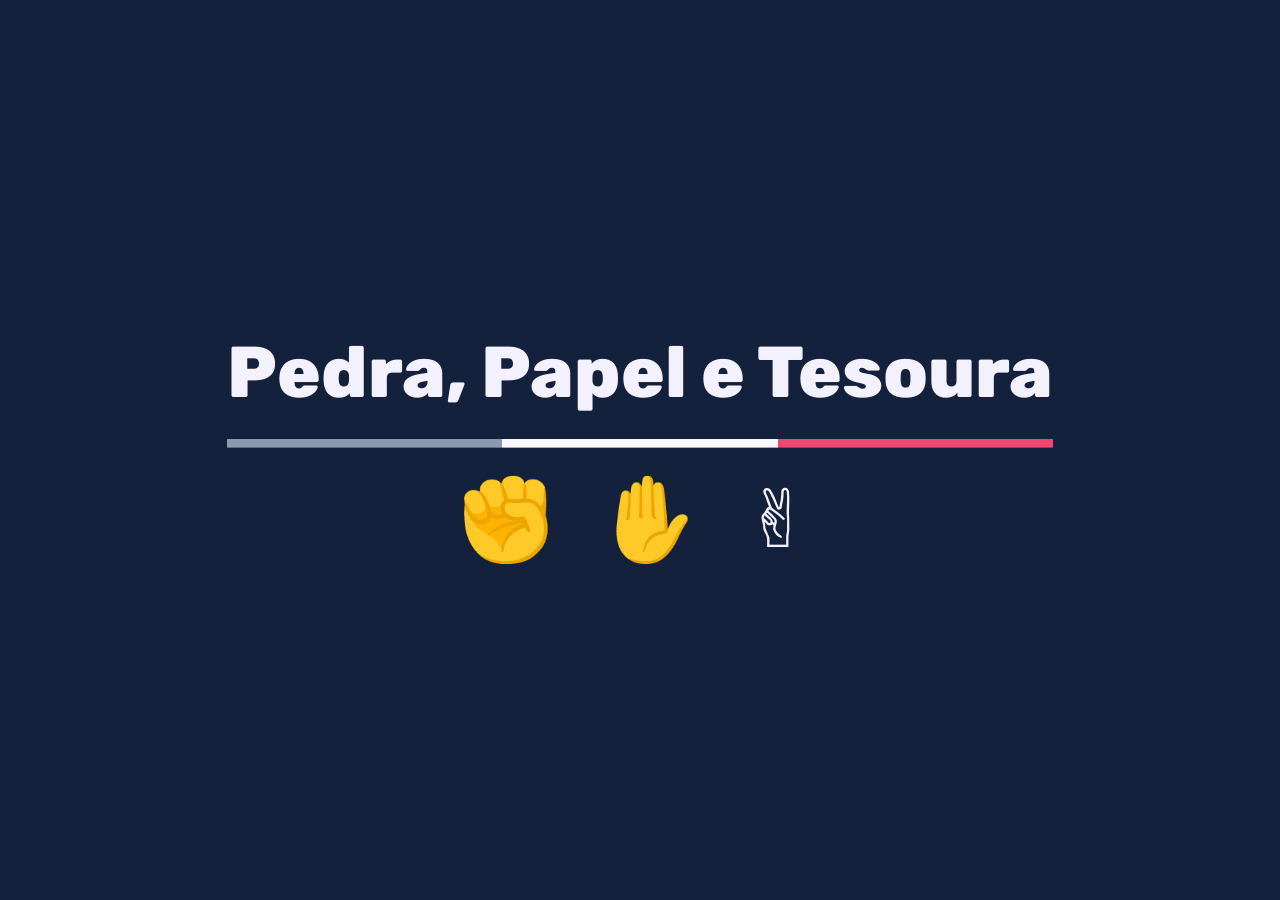
<file: Atividade7/index.html>
<!DOCTYPE html>
<html lang="pt-BR">
<head>
    <meta charset="UTF-8">
    <meta name="viewport" content="width=device-width, initial-scale=1.0">
        <link rel="stylesheet" href="style.css">

    <title>Pedra, Papel e Tesoura</title>
</head>
<body>
<script src="pedra_papel_tesousa.js" defer></script>
</body>
</html>
</file>
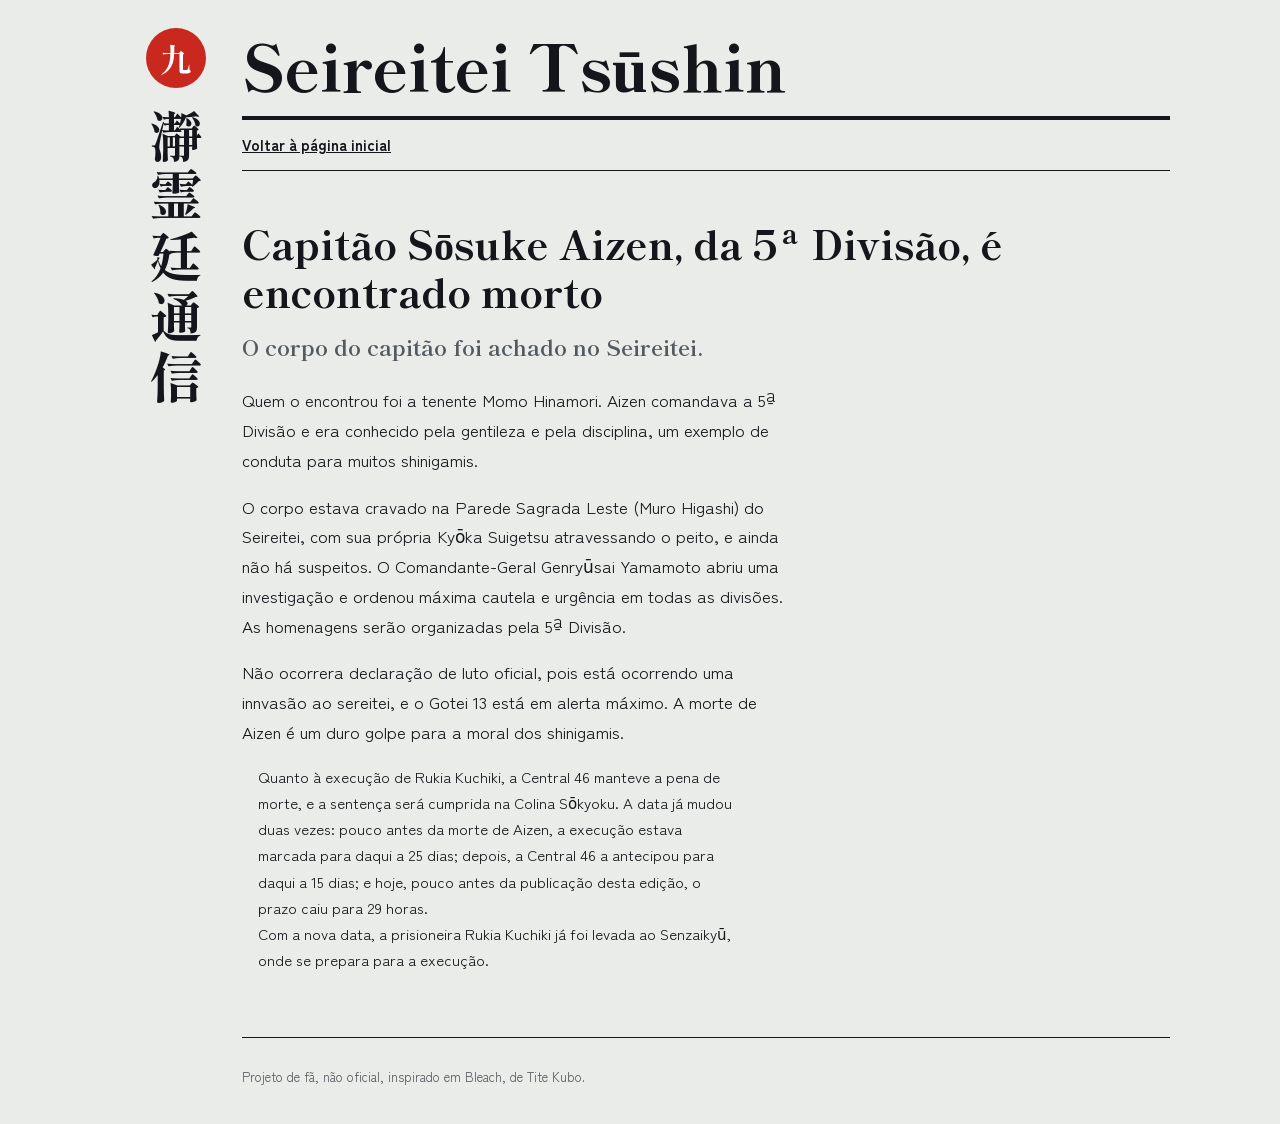
<file: atividade 4/aizen.html>
<!DOCTYPE html>
<html lang="pt-BR">

<head>
    <meta charset="utf-8">
    <meta name="viewport" content="width=device-width, initial-scale=1">
    <title>Aizen é encontrado morto | Seireitei Tsūshin</title>
    <link rel="stylesheet" href="style.css">
</head>

<body>
    <div class="wrap">
        <header class="rail"><a class="seal" href="index.html" aria-label="Página inicial">九</a>
            <p class="jp" lang="ja">瀞霊廷通信</p>
        </header>
        <main>
            <div class="head"><a class="brand" href="index.html">Seireitei Tsūshin</a></div>
            <nav><a href="index.html">Voltar à página inicial</a></nav>
            <article>
                <div class="txt">
                    <h1>Capitão Sōsuke Aizen, da 5ª Divisão, é encontrado morto</h1>
                    <p class="lede">O corpo do capitão foi achado no Seireitei.</p>
                    <p>Quem o encontrou foi a tenente Momo Hinamori. Aizen comandava a 5ª Divisão e era conhecido pela
                        gentileza e pela disciplina, um exemplo de conduta para muitos shinigamis.</p>
                    <p>O corpo estava cravado na Parede Sagrada Leste (Muro Higashi) do Seireitei, com sua própria Kyōka Suigetsu atravessando o peito, e ainda não há suspeitos. O Comandante-Geral Genryūsai
                        Yamamoto abriu uma investigação e ordenou máxima cautela e urgência em todas as divisões. As homenagens
                        serão organizadas pela 5ª Divisão.</p>
                    <p>Não ocorrera declaração de luto oficial, pois está ocorrendo uma innvasão ao sereitei, e o Gotei 13 está em alerta máximo. A morte de Aizen é um duro golpe para a moral dos shinigamis.</p>
                   <p class="note2">Quanto à execução de Rukia Kuchiki, a Central 46 manteve a pena de morte, e a sentença será cumprida na Colina Sōkyoku. A data já mudou duas vezes: pouco antes da morte de Aizen, a execução estava marcada para daqui a 25 dias; depois, a Central 46 a antecipou para daqui a 15 dias; e hoje, pouco antes da publicação desta edição, o prazo caiu para 29 horas.<br>
                   Com a nova data, a prisioneira Rukia Kuchiki já foi levada ao Senzaikyū, onde se prepara para a execução.</p>
            
                </div>
            </article>
            <footer>Projeto de fã, não oficial, inspirado em Bleach, de Tite Kubo.</footer>
        </main>
    </div>
</body>

</html>
</file>
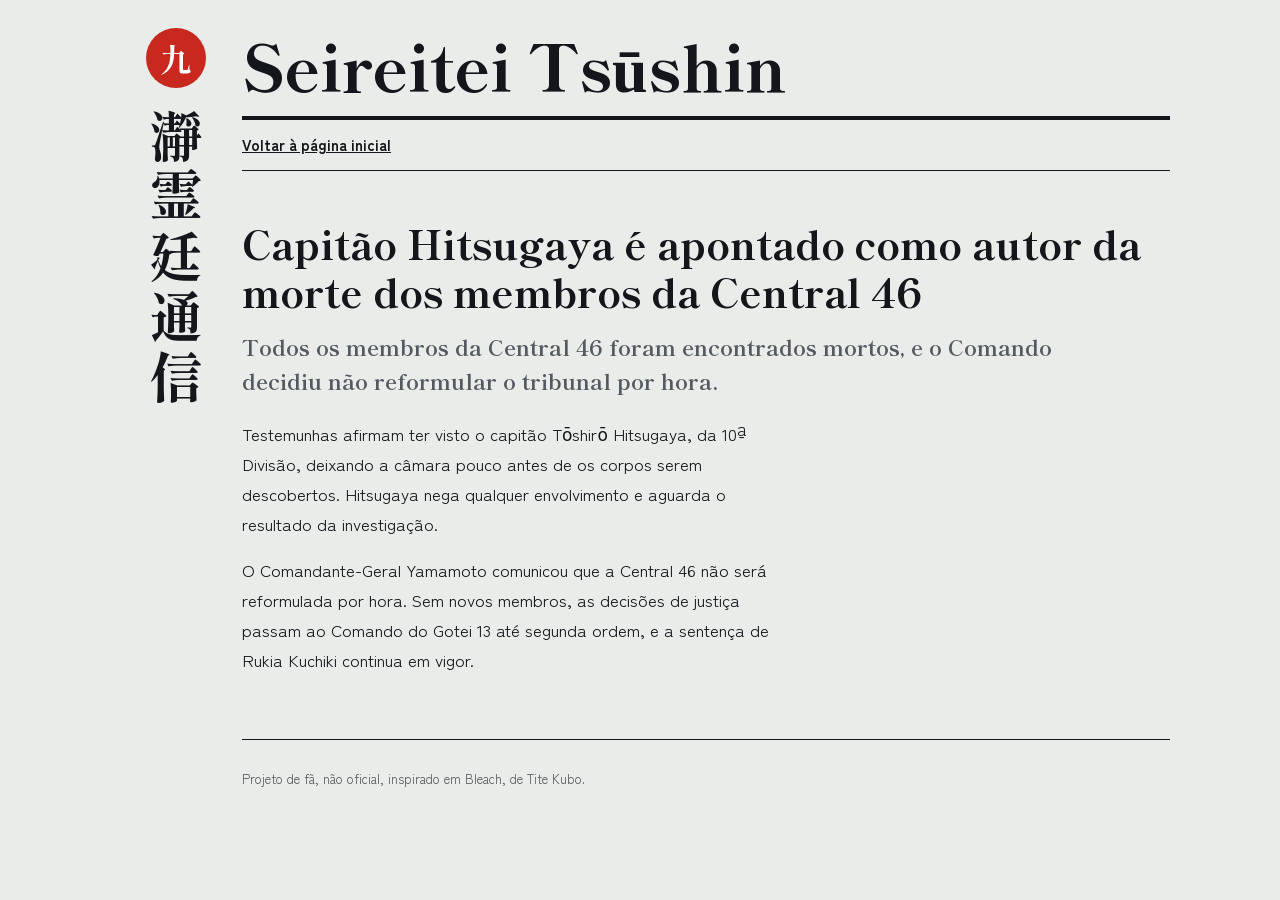
<file: atividade 4/central46.html>
<!DOCTYPE html>
<html lang="pt-BR">

<head>
    <meta charset="utf-8">
    <meta name="viewport" content="width=device-width, initial-scale=1">
    <title>Hitsugaya e a Central 46 | Seireitei Tsūshin</title>
    <link rel="stylesheet" href="style.css">
</head>

<body>
    <div class="wrap">
        <header class="rail"><a class="seal" href="index.html" aria-label="Página inicial">九</a>
            <p class="jp" lang="ja">瀞霊廷通信</p>
        </header>
        <main>
            <div class="head"><a class="brand" href="index.html">Seireitei Tsūshin</a></div>
            <nav><a href="index.html">Voltar à página inicial</a></nav>
            <article>
                <div class="txt">
                    <h1>Capitão Hitsugaya é apontado como autor da morte dos membros da Central 46</h1>
                    <p class="lede">Todos os membros da Central 46 foram encontrados mortos, e o Comando decidiu não
                        reformular o tribunal por hora.</p>
                    <p>Testemunhas afirmam ter visto o capitão Tōshirō Hitsugaya, da 10ª Divisão, deixando a câmara
                        pouco antes de os corpos serem descobertos. Hitsugaya nega qualquer envolvimento e aguarda o
                        resultado da investigação.</p>
                    <p>O Comandante-Geral Yamamoto comunicou que a Central 46 não será reformulada por hora. Sem novos membros,
                        as decisões de justiça passam ao Comando do Gotei 13 até segunda ordem, e a sentença de Rukia
                        Kuchiki continua em vigor.</p>
                </div>
            </article>
            <footer>Projeto de fã, não oficial, inspirado em Bleach, de Tite Kubo.</footer>
        </main>
    </div>
</body>

</html>
</file>
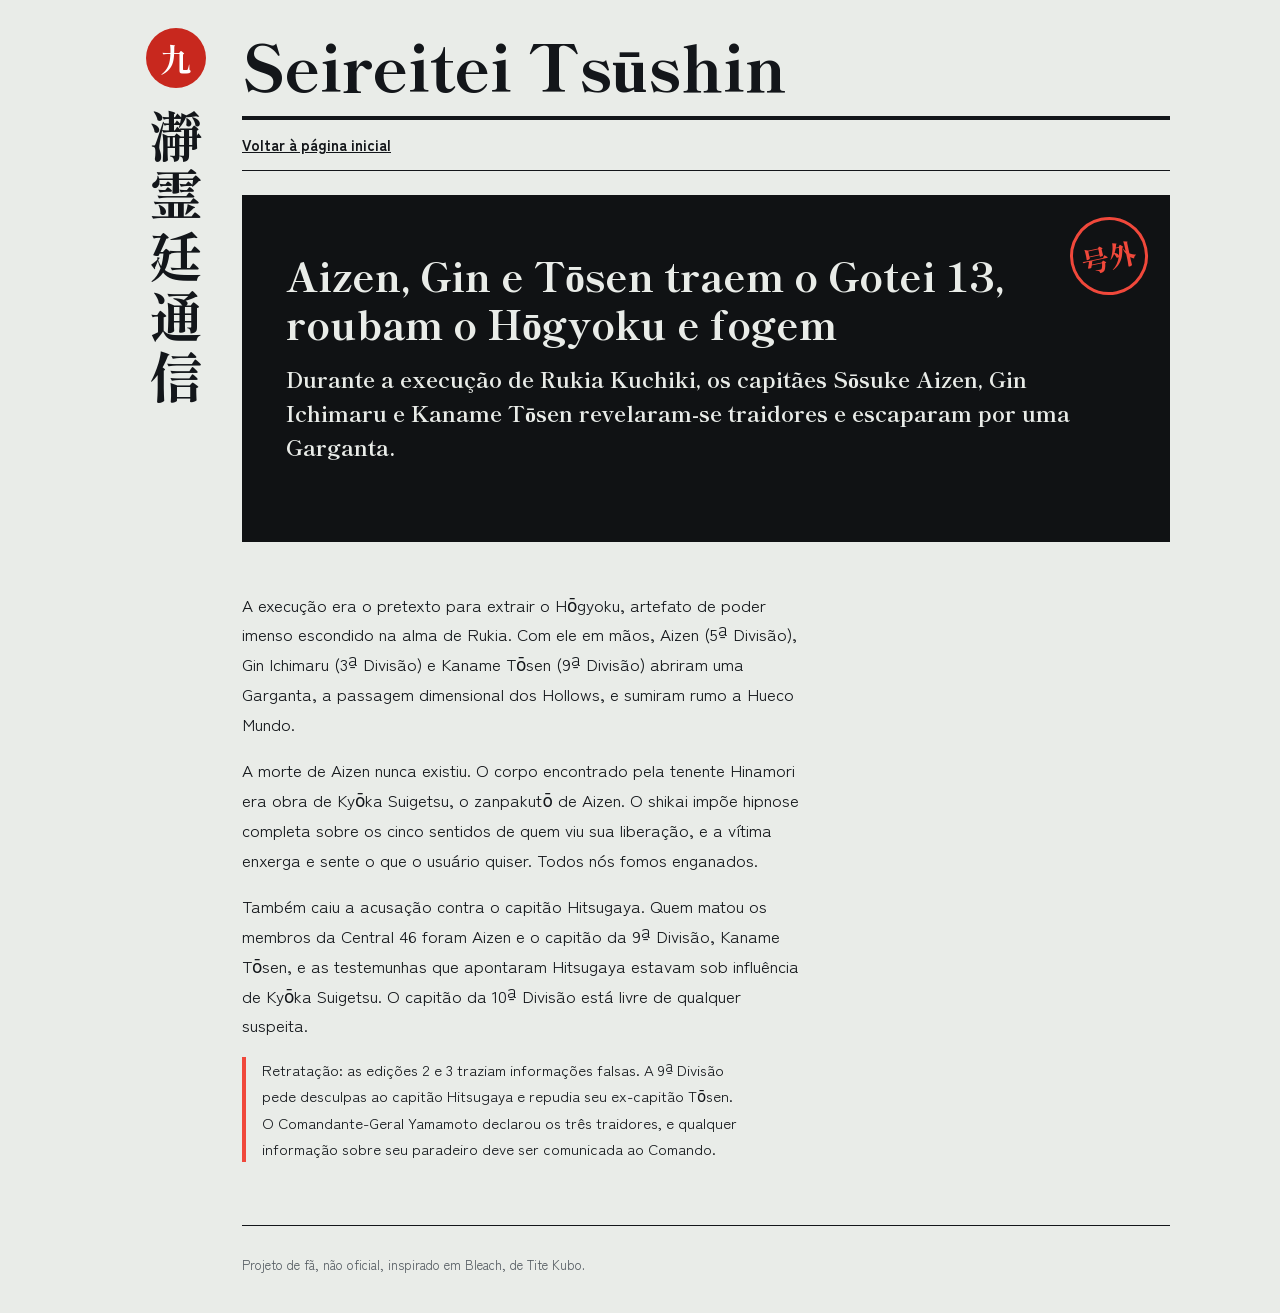
<file: atividade 4/extra.html>
<!DOCTYPE html>
<html lang="pt-BR">

<head>
    <meta charset="utf-8">
    <meta name="viewport" content="width=device-width, initial-scale=1">
    <title>Edição extra: a traição | Seireitei Tsūshin</title>
    <link rel="stylesheet" href="style.css">
</head>

<body>
    <div class="wrap">
        <header class="rail"><a class="seal" href="index.html" aria-label="Página inicial">九</a>
            <p class="jp" lang="ja">瀞霊廷通信</p>
        </header>
        <main>
            <div class="head"><a class="brand" href="index.html">Seireitei Tsūshin</a></div>
            <nav><a href="index.html">Voltar à página inicial</a></nav>
            <article class="extra">
                <div class="stamp" aria-hidden="true">号外</div>
                <div class="txt">
                    <h1>Aizen, Gin e Tōsen traem o Gotei 13, roubam o Hōgyoku e fogem</h1>
                    <p class="lede">Durante a execução de Rukia Kuchiki, os capitães Sōsuke Aizen, Gin Ichimaru e Kaname
                        Tōsen revelaram-se traidores e escaparam por uma Garganta.</p>
                </div>
            </article>
            <article>
                <div class="txt">
                    <p>A execução era o pretexto para extrair o Hōgyoku, artefato de poder imenso escondido na alma de
                        Rukia. Com ele em mãos, Aizen (5ª Divisão), Gin Ichimaru (3ª Divisão) e Kaname Tōsen (9ª
                        Divisão) abriram uma Garganta, a passagem dimensional dos Hollows, e sumiram rumo a Hueco
                        Mundo.</p>
                    <p>A morte de Aizen nunca existiu. O corpo encontrado pela tenente Hinamori era obra de Kyōka
                        Suigetsu, o zanpakutō de Aizen. O shikai impõe hipnose completa sobre os cinco sentidos de quem
                        viu sua liberação, e a vítima enxerga e sente o que o usuário quiser. Todos nós fomos
                        enganados.</p>
                    <p>Também caiu a acusação contra o capitão Hitsugaya. Quem matou os membros da Central 46 foram
                        Aizen e o capitão da 9ª Divisão, Kaname Tōsen, e as testemunhas que apontaram Hitsugaya estavam
                        sob influência de Kyōka Suigetsu. O capitão da 10ª Divisão está livre de qualquer suspeita.</p>
                    <p class="note">Retratação: as edições 2 e 3 traziam informações falsas. A 9ª Divisão pede desculpas
                        ao capitão Hitsugaya e repudia seu ex-capitão Tōsen. O Comandante-Geral Yamamoto declarou os
                        três traidores, e qualquer informação sobre seu paradeiro deve ser comunicada ao Comando.</p>
                </div>
            </article>
            <footer>Projeto de fã, não oficial, inspirado em Bleach, de Tite Kubo.</footer>
        </main>
    </div>
</body>

</html>
</file>
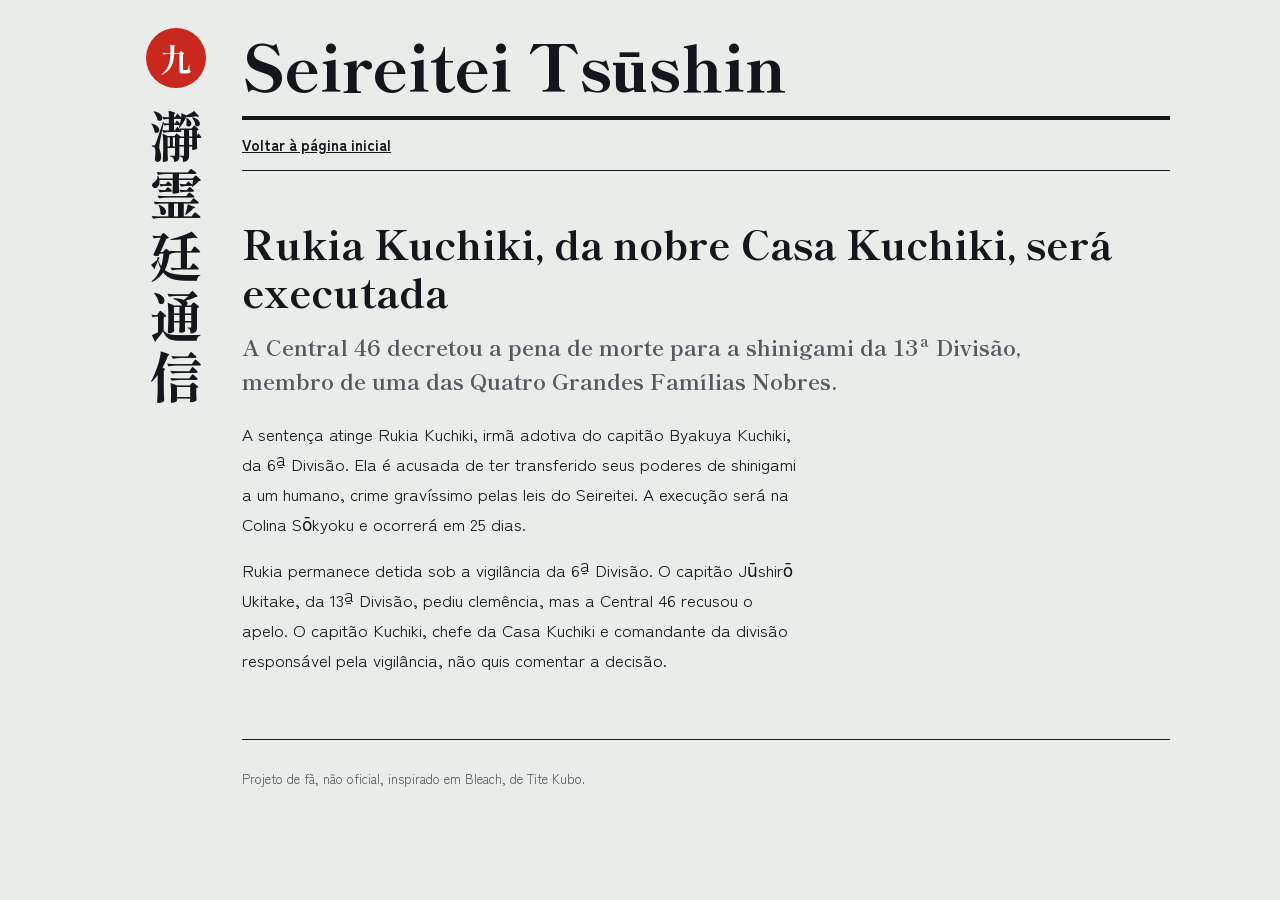
<file: atividade 4/rukia.html>
<!DOCTYPE html>
<html lang="pt-BR">

<head>
    <meta charset="utf-8">
    <meta name="viewport" content="width=device-width, initial-scale=1">
    <title>Rukia Kuchiki será executada | Seireitei Tsūshin</title>
    <link rel="stylesheet" href="style.css">
</head>

<body>
    <div class="wrap">
        <header class="rail"><a class="seal" href="index.html" aria-label="Página inicial">九</a>
            <p class="jp" lang="ja">瀞霊廷通信</p>
        </header>
        <main>
            <div class="head"><a class="brand" href="index.html">Seireitei Tsūshin</a></div>
            <nav><a href="index.html">Voltar à página inicial</a></nav>
            <article>
                <div class="txt">
                    <h1>Rukia Kuchiki, da nobre Casa Kuchiki, será executada</h1>
                    <p class="lede">A Central 46 decretou a pena de morte para a shinigami da 13ª Divisão, membro de uma
                        das Quatro Grandes Famílias Nobres.</p>
                    <p>A sentença atinge Rukia Kuchiki, irmã adotiva do capitão Byakuya Kuchiki, da 6ª Divisão. Ela é
                        acusada de ter transferido seus poderes de shinigami a um humano, crime gravíssimo pelas leis do
                        Seireitei. A execução será na Colina Sōkyoku e ocorrerá em 25 dias.</p>
                    <p>Rukia permanece detida sob a vigilância da 6ª Divisão. O capitão Jūshirō Ukitake, da 13ª Divisão, pediu clemência, mas a Central 46 recusou o    apelo. O capitão Kuchiki, chefe da Casa Kuchiki e comandante da divisão responsável pela vigilância, não quis comentar a decisão.</p>
                </div>
            </article>
            <footer>Projeto de fã, não oficial, inspirado em Bleach, de Tite Kubo.</footer>
        </main>
    </div>
</body>

</html>
</file>
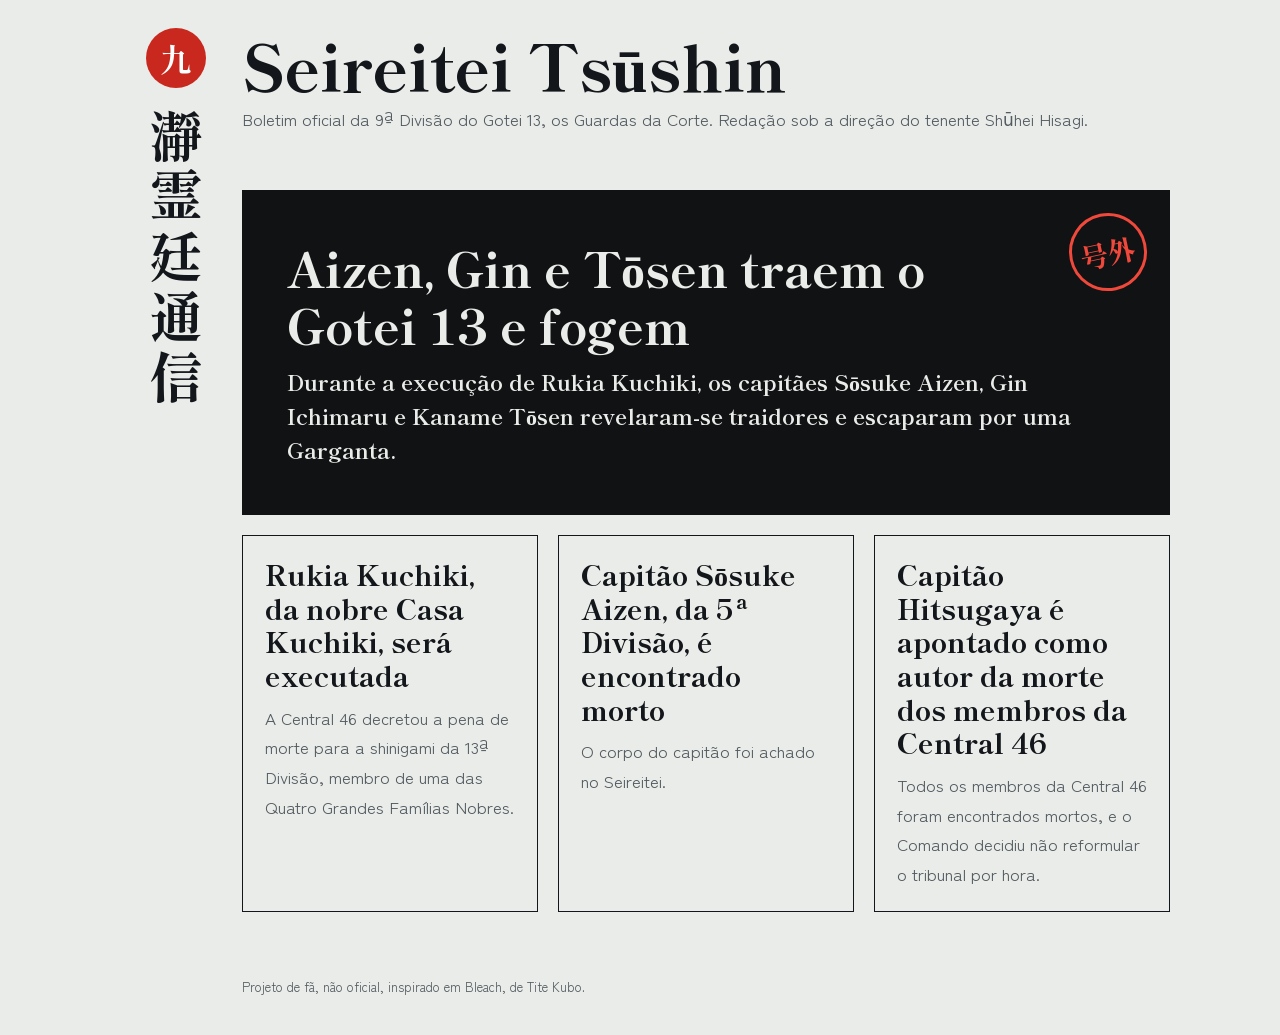
<file: atividade 4/Seireitei Tsūshin.html>
<!DOCTYPE html>
<html lang="pt-BR">

<head>
    <meta charset="utf-8">
    <meta name="viewport" content="width=device-width, initial-scale=1">
    <title>Seireitei Tsūshin</title>
    <link rel="stylesheet" href="style.css">
</head>

<body>
    <div class="wrap">
        <header class="rail"><span class="seal" aria-hidden="true">九</span>
            <p class="jp" lang="ja">瀞霊廷通信</p>
        </header>
        <main>
            <div class="head">
                <h1 class="brand">Seireitei Tsūshin</h1>
                <p>Boletim oficial da 9ª Divisão do Gotei 13, os Guardas da Corte. Redação sob a direção do tenente
                    Shūhei Hisagi.</p>
            </div>
            <section class="manchetes" aria-label="Manchetes">
                <a class="card destaque" href="extra.html"><span class="stamp" aria-hidden="true">号外</span>
                    <h2>Aizen, Gin e Tōsen traem o Gotei 13 e fogem</h2>
                    <p>Durante a execução de Rukia Kuchiki, os capitães Sōsuke Aizen, Gin Ichimaru e Kaname Tōsen
                        revelaram-se traidores e escaparam por uma Garganta.</p>
                </a>
                <a class="card" href="rukia.html">
                    <h2>Rukia Kuchiki, da nobre Casa Kuchiki, será executada</h2>
                    <p>A Central 46 decretou a pena de morte para a shinigami da 13ª Divisão, membro de uma das Quatro
                        Grandes Famílias Nobres.</p>
                </a>
                <a class="card" href="aizen.html">
                    <h2>Capitão Sōsuke Aizen, da 5ª Divisão, é encontrado morto</h2>
                    <p>O corpo do capitão foi achado no Seireitei.</p>
                </a>
                <a class="card" href="central46.html">
                    <h2>Capitão Hitsugaya é apontado como autor da morte dos membros da Central 46</h2>
                    <p>Todos os membros da Central 46 foram encontrados mortos, e o Comando decidiu não reformular o
                        tribunal por hora.</p>
                </a>
            </section>
            <footer>Projeto de fã, não oficial, inspirado em Bleach, de Tite Kubo.</footer>
        </main>
    </div>
</body>

</html>
</file>
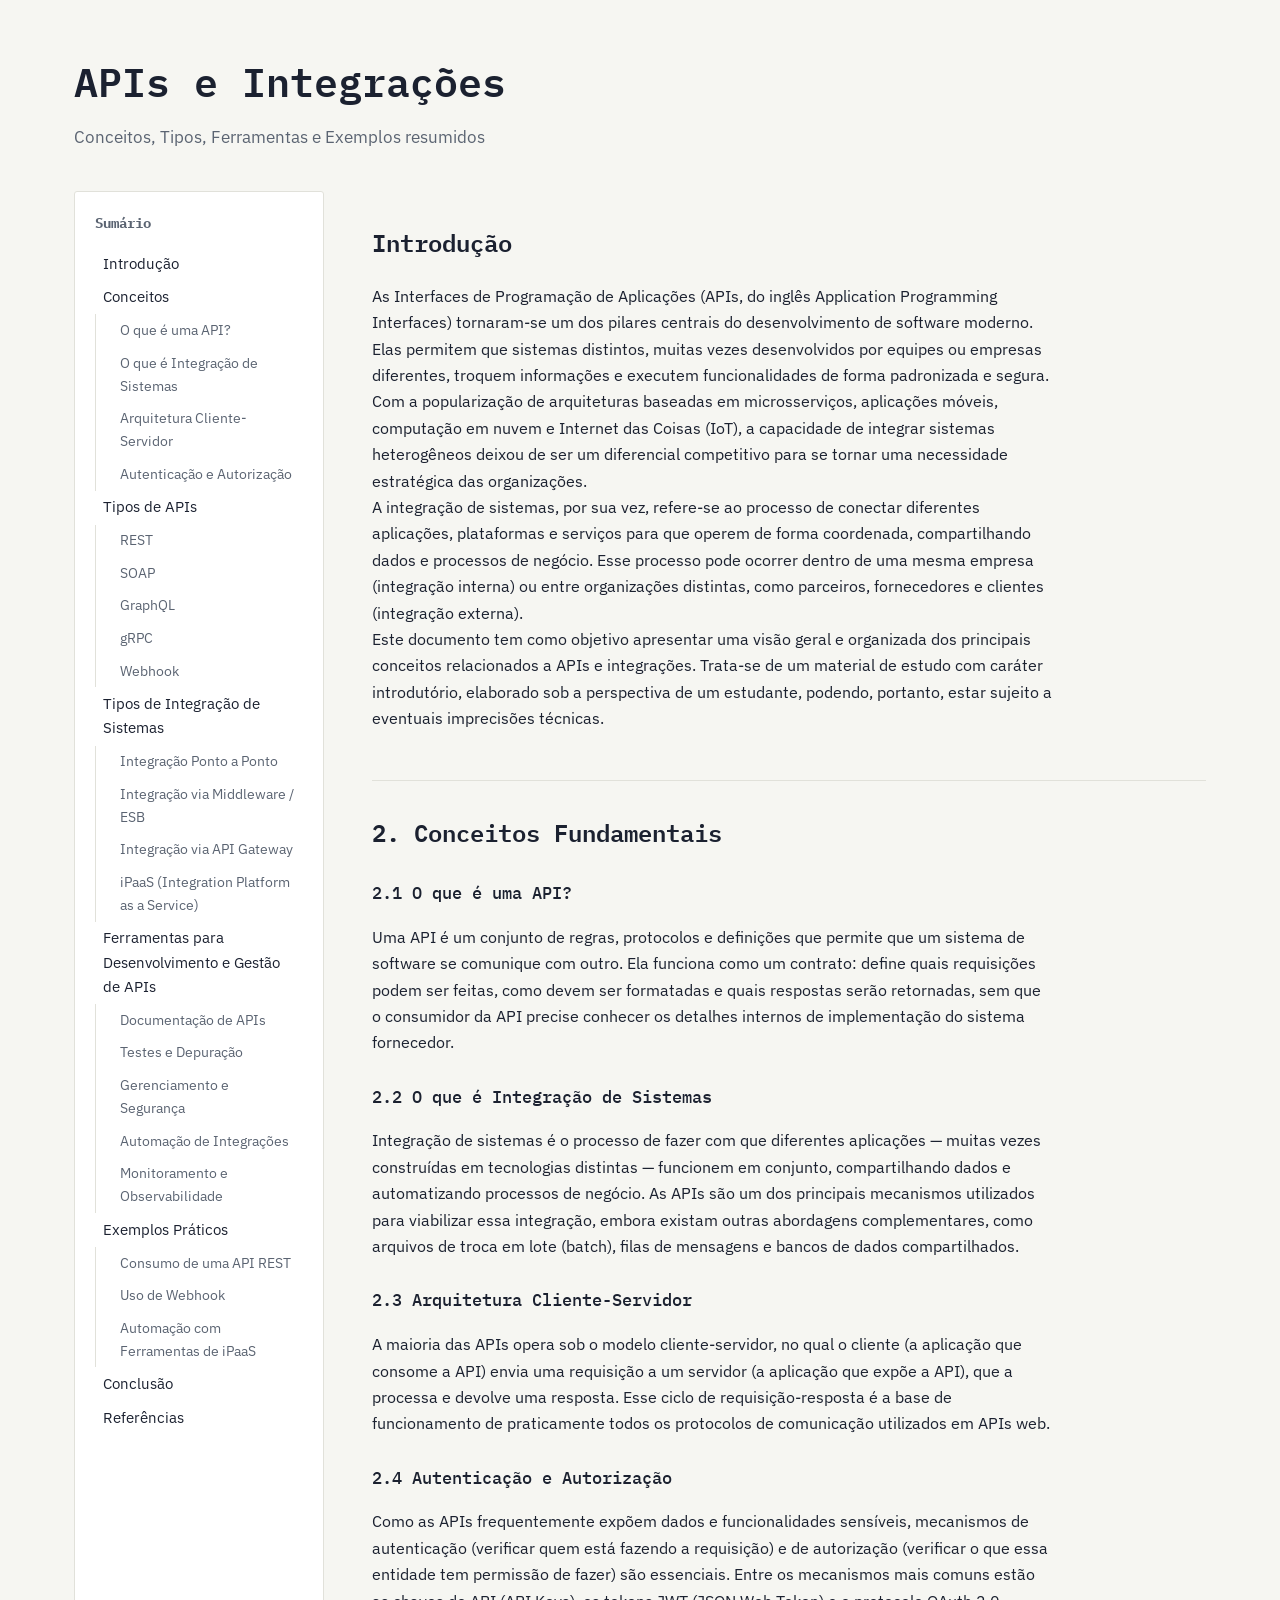
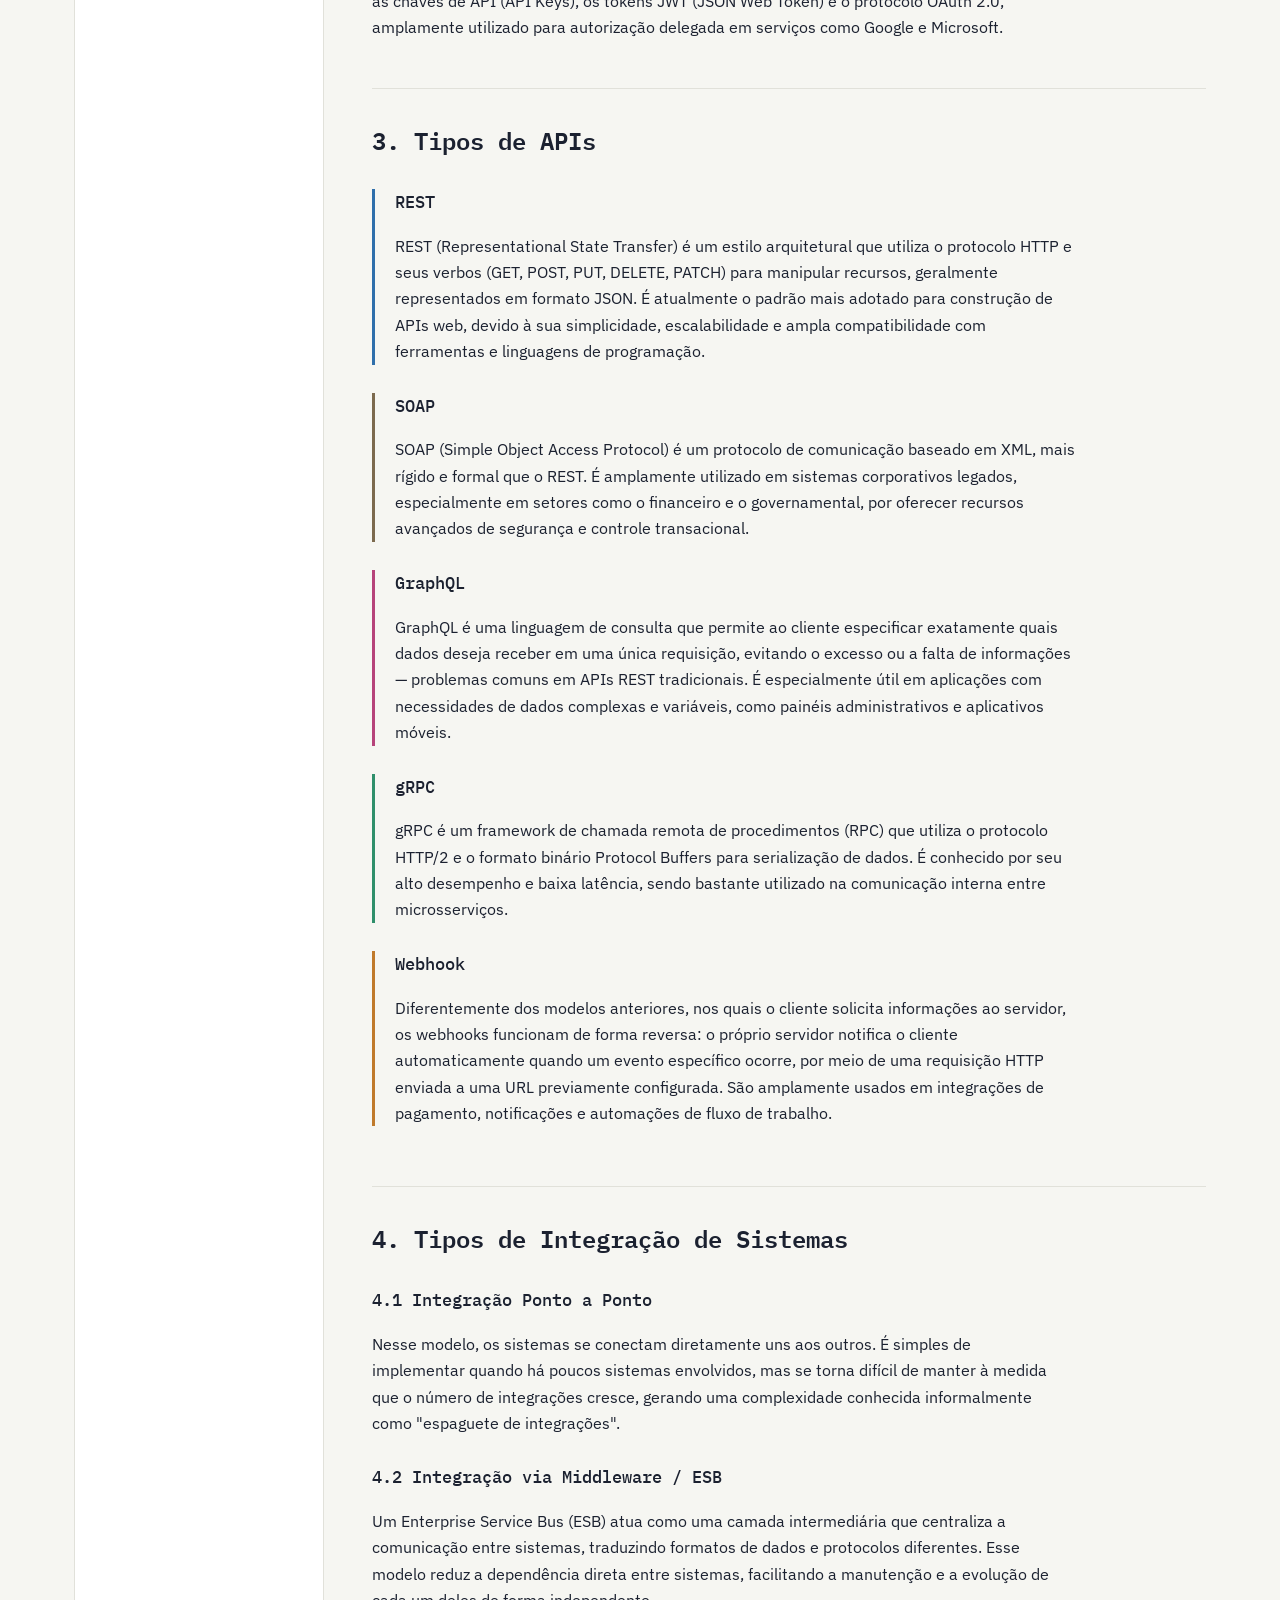
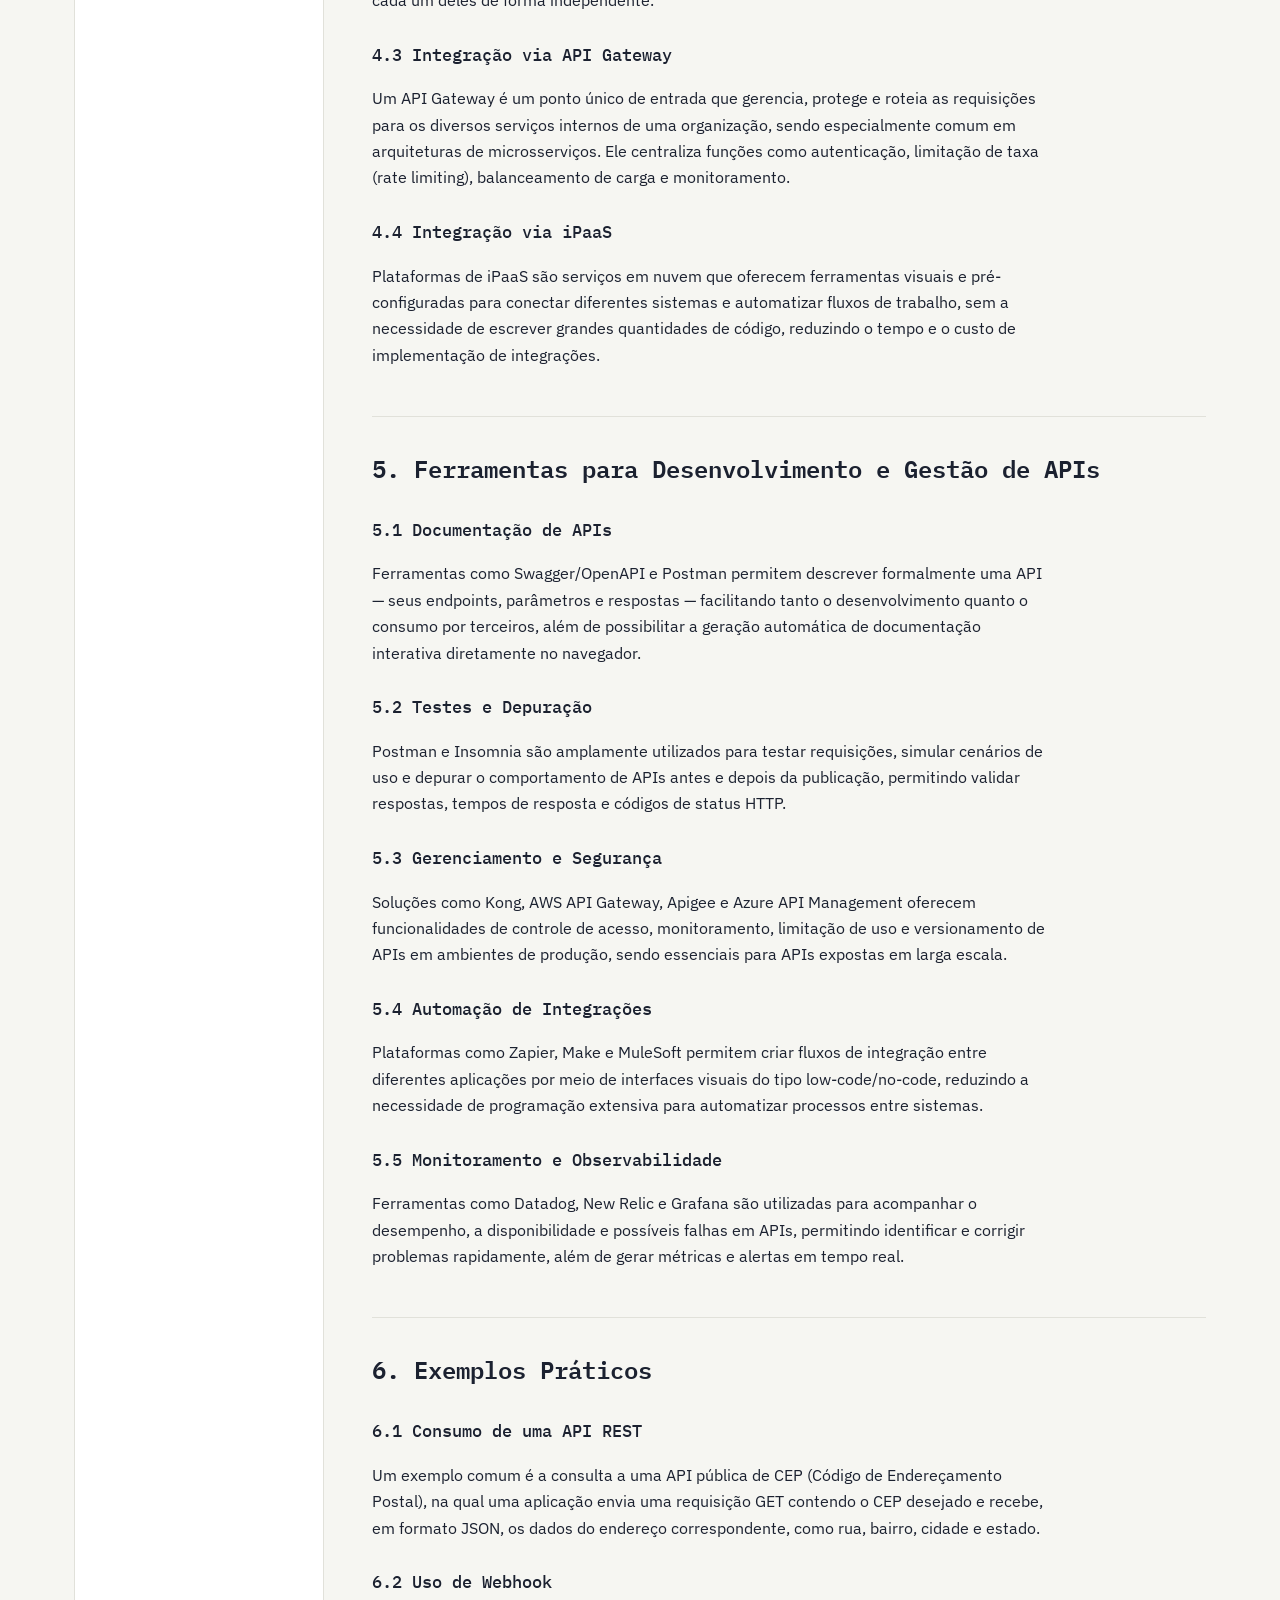
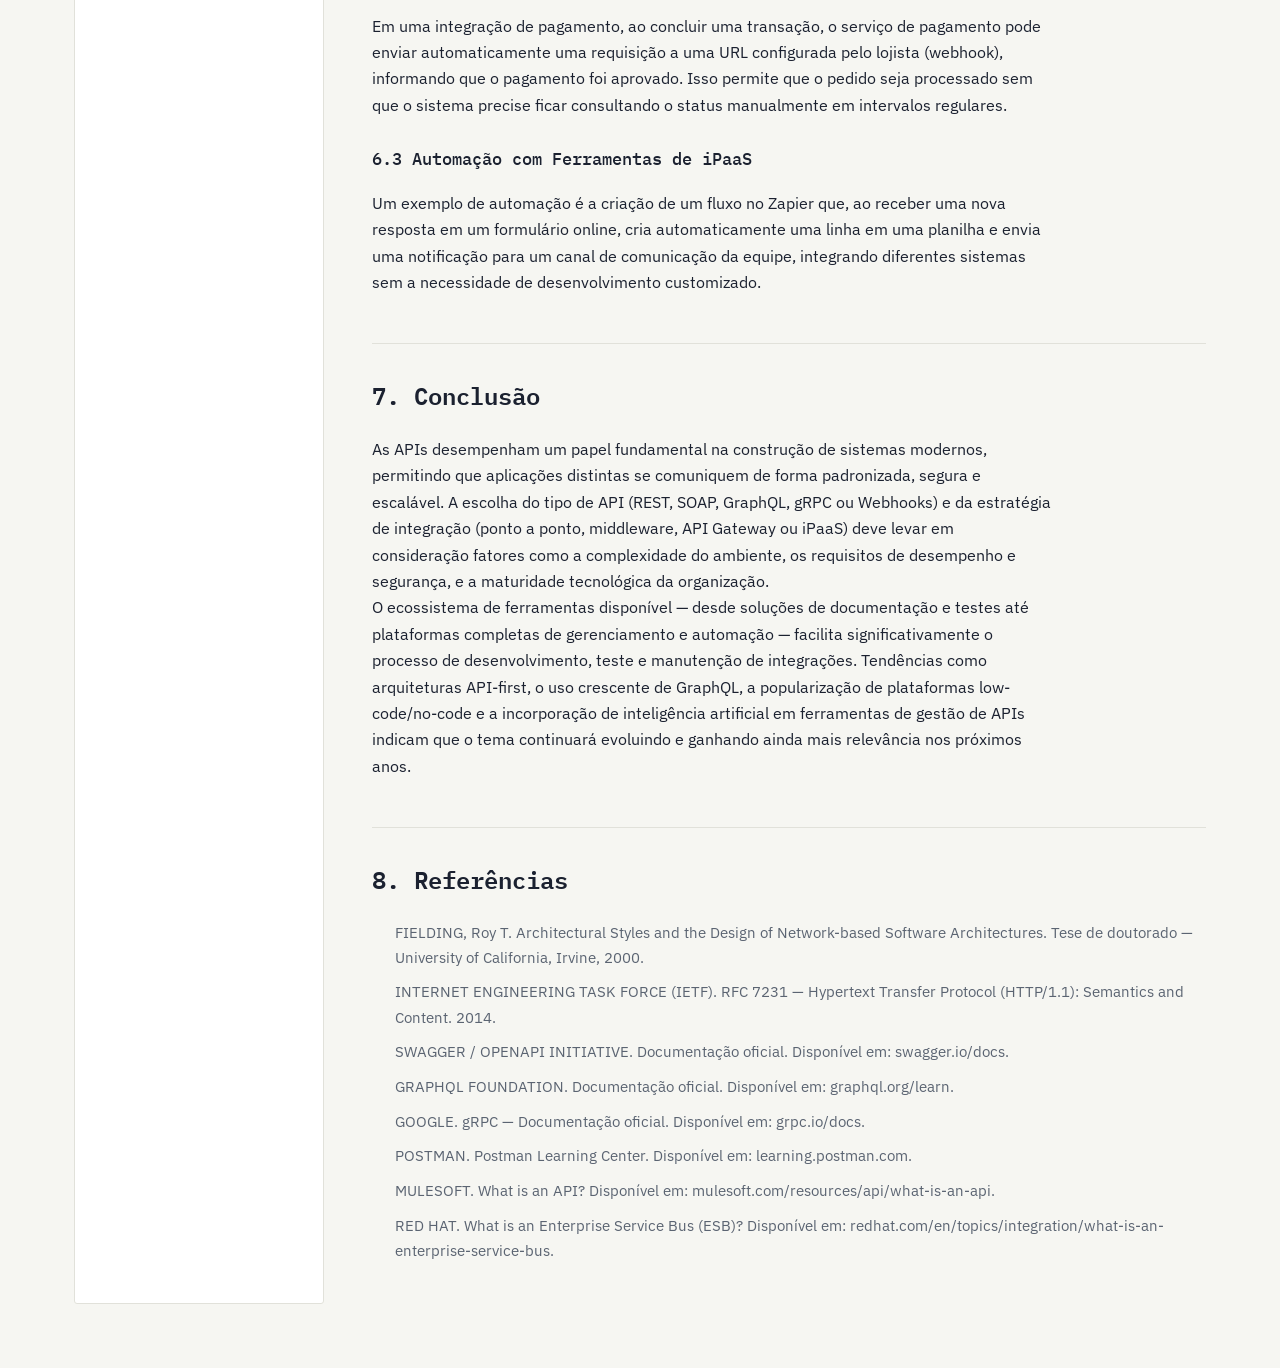
<file: Atividade3/Primeira página.html>
<!DOCTYPE html>
<html lang="pt-BR">
<head>
    <meta charset="UTF-8">
    <meta name="viewport" content="width=device-width, initial-scale=1.0">
    <title>APIs e Integrações</title>
    <link rel="stylesheet" href="style primeira página.css">
</head>
<body>

    <header class="site-header">
        <h1>APIs e Integrações</h1>
        <p class="subtitle">Conceitos, Tipos, Ferramentas e Exemplos resumidos</p>
    </header>

    <div class="layout">

        <nav class="sidebar" id="sumario" aria-label="Sumário">
            <h3>Sumário</h3>
            <ul>
                <li><a href="#introducao">Introdução</a></li>
                <li>
                    <a href="#conceitos">Conceitos</a>
                    <ul>
                        <li><a href="#o-que-e-uma-api">O que é uma API?</a></li>
                        <li><a href="#o-que-e-integracao-de-sistemas">O que é Integração de Sistemas</a></li>
                        <li><a href="#arquitetura-cliente-servidor">Arquitetura Cliente-Servidor</a></li>
                        <li><a href="#autenticacao-e-autorizacao">Autenticação e Autorização</a></li>
                    </ul>
                </li>
                <li>
                    <a href="#tipos">Tipos de APIs</a>
                    <ul>
                        <li><a href="#rest">REST</a></li>
                        <li><a href="#soap">SOAP</a></li>
                        <li><a href="#graphql">GraphQL</a></li>
                        <li><a href="#grpc">gRPC</a></li>
                        <li><a href="#webhook">Webhook</a></li>
                    </ul>
                </li>
                <li>
                    <a href="#integracao">Tipos de Integração de Sistemas</a>
                    <ul>
                        <li><a href="#ponto-a-ponto">Integração Ponto a Ponto</a></li>
                        <li><a href="#middleware">Integração via Middleware / ESB</a></li>
                        <li><a href="#gateway">Integração via API Gateway</a></li>
                        <li><a href="#ipaas">iPaaS (Integration Platform as a Service)</a></li>
                    </ul>
                </li>
                <li>
                    <a href="#gestao">Ferramentas para Desenvolvimento e Gestão de APIs</a>
                    <ul>
                        <li><a href="#documentacao">Documentação de APIs</a></li>
                        <li><a href="#testes">Testes e Depuração</a></li>
                        <li><a href="#gerenciamento">Gerenciamento e Segurança</a></li>
                        <li><a href="#automatizacao">Automação de Integrações</a></li>
                        <li><a href="#monitoramento">Monitoramento e Observabilidade</a></li>
                    </ul>
                </li>
                <li>
                    <a href="#exemplos">Exemplos Práticos</a>
                    <ul>
                        <li><a href="#exemplo-1">Consumo de uma API REST</a></li>
                        <li><a href="#exemplo-2">Uso de Webhook</a></li>
                        <li><a href="#exemplo-3">Automação com Ferramentas de iPaaS</a></li>
                    </ul>
                </li>
                <li><a href="#conclusao">Conclusão</a></li>
                <li><a href="#referencias">Referências</a></li>
            </ul>
        </nav>

        <main class="content">

            <section id="introducao">
                <h2>Introdução</h2>
                <p>
                    As Interfaces de Programação de Aplicações (APIs, do inglês Application Programming Interfaces) tornaram-se um dos pilares centrais do desenvolvimento de software moderno. Elas permitem que sistemas distintos, muitas vezes desenvolvidos por equipes ou empresas diferentes, troquem informações e executem funcionalidades de forma padronizada e segura. Com a popularização de arquiteturas baseadas em microsserviços, aplicações móveis, computação em nuvem e Internet das Coisas (IoT), a capacidade de integrar sistemas heterogêneos deixou de ser um diferencial competitivo para se tornar uma necessidade estratégica das organizações.<br>
                    A integração de sistemas, por sua vez, refere-se ao processo de conectar diferentes aplicações, plataformas e serviços para que operem de forma coordenada, compartilhando dados e processos de negócio. Esse processo pode ocorrer dentro de uma mesma empresa (integração interna) ou entre organizações distintas, como parceiros, fornecedores e clientes (integração externa).<br>
                    Este documento tem como objetivo apresentar uma visão geral e organizada dos principais conceitos relacionados a APIs e integrações. Trata-se de um material de estudo com caráter introdutório, elaborado sob a perspectiva de um estudante, podendo, portanto, estar sujeito a eventuais imprecisões técnicas.
                </p>
            </section>

            <section id="conceitos">
                <h2>2. Conceitos Fundamentais</h2>

                <h3 id="o-que-e-uma-api">2.1 O que é uma API?</h3>
                <p>
                    Uma API é um conjunto de regras, protocolos e definições que permite que um sistema de software se comunique com outro. Ela funciona como um contrato: define quais requisições podem ser feitas, como devem ser formatadas e quais respostas serão retornadas, sem que o consumidor da API precise conhecer os detalhes internos de implementação do sistema fornecedor.
                </p>

                <h3 id="o-que-e-integracao-de-sistemas">2.2 O que é Integração de Sistemas</h3>
                <p>
                    Integração de sistemas é o processo de fazer com que diferentes aplicações — muitas vezes construídas em tecnologias distintas — funcionem em conjunto, compartilhando dados e automatizando processos de negócio. As APIs são um dos principais mecanismos utilizados para viabilizar essa integração, embora existam outras abordagens complementares, como arquivos de troca em lote (batch), filas de mensagens e bancos de dados compartilhados.
                </p>

                <h3 id="arquitetura-cliente-servidor">2.3 Arquitetura Cliente-Servidor</h3>
                <p>
                    A maioria das APIs opera sob o modelo cliente-servidor, no qual o cliente (a aplicação que consome a API) envia uma requisição a um servidor (a aplicação que expõe a API), que a processa e devolve uma resposta. Esse ciclo de requisição-resposta é a base de funcionamento de praticamente todos os protocolos de comunicação utilizados em APIs web.
                </p>

                <h3 id="autenticacao-e-autorizacao">2.4 Autenticação e Autorização</h3>
                <p>
                    Como as APIs frequentemente expõem dados e funcionalidades sensíveis, mecanismos de autenticação (verificar quem está fazendo a requisição) e de autorização (verificar o que essa entidade tem permissão de fazer) são essenciais. Entre os mecanismos mais comuns estão as chaves de API (API Keys), os tokens JWT (JSON Web Token) e o protocolo OAuth 2.0, amplamente utilizado para autorização delegada em serviços como Google e Microsoft.
                </p>
            </section>

            <section id="tipos">
                <h2>3. Tipos de APIs</h2>

                <div class="type-block type-rest">
                    <h3 id="rest">REST</h3>
                    <p>
                        REST (Representational State Transfer) é um estilo arquitetural que utiliza o protocolo HTTP e seus verbos (GET, POST, PUT, DELETE, PATCH) para manipular recursos, geralmente representados em formato JSON. É atualmente o padrão mais adotado para construção de APIs web, devido à sua simplicidade, escalabilidade e ampla compatibilidade com ferramentas e linguagens de programação.
                    </p>
                </div>

                <div class="type-block type-soap">
                    <h3 id="soap">SOAP</h3>
                    <p>
                        SOAP (Simple Object Access Protocol) é um protocolo de comunicação baseado em XML, mais rígido e formal que o REST. É amplamente utilizado em sistemas corporativos legados, especialmente em setores como o financeiro e o governamental, por oferecer recursos avançados de segurança e controle transacional.
                    </p>
                </div>

                <div class="type-block type-graphql">
                    <h3 id="graphql">GraphQL</h3>
                    <p>
                        GraphQL é uma linguagem de consulta que permite ao cliente especificar exatamente quais dados deseja receber em uma única requisição, evitando o excesso ou a falta de informações — problemas comuns em APIs REST tradicionais. É especialmente útil em aplicações com necessidades de dados complexas e variáveis, como painéis administrativos e aplicativos móveis.
                    </p>
                </div>

                <div class="type-block type-grpc">
                    <h3 id="grpc">gRPC</h3>
                    <p>
                        gRPC é um framework de chamada remota de procedimentos (RPC) que utiliza o protocolo HTTP/2 e o formato binário Protocol Buffers para serialização de dados. É conhecido por seu alto desempenho e baixa latência, sendo bastante utilizado na comunicação interna entre microsserviços.
                    </p>
                </div>

                <div class="type-block type-webhook">
                    <h3 id="webhook">Webhook</h3>
                    <p>
                        Diferentemente dos modelos anteriores, nos quais o cliente solicita informações ao servidor, os webhooks funcionam de forma reversa: o próprio servidor notifica o cliente automaticamente quando um evento específico ocorre, por meio de uma requisição HTTP enviada a uma URL previamente configurada. São amplamente usados em integrações de pagamento, notificações e automações de fluxo de trabalho.
                    </p>
                </div>
            </section>

            <section id="integracao">
                <h2>4. Tipos de Integração de Sistemas</h2>

                <h3 id="ponto-a-ponto">4.1 Integração Ponto a Ponto</h3>
                <p>
                    Nesse modelo, os sistemas se conectam diretamente uns aos outros. É simples de implementar quando há poucos sistemas envolvidos, mas se torna difícil de manter à medida que o número de integrações cresce, gerando uma complexidade conhecida informalmente como "espaguete de integrações".
                </p>

                <h3 id="middleware">4.2 Integração via Middleware / ESB</h3>
                <p>
                    Um Enterprise Service Bus (ESB) atua como uma camada intermediária que centraliza a comunicação entre sistemas, traduzindo formatos de dados e protocolos diferentes. Esse modelo reduz a dependência direta entre sistemas, facilitando a manutenção e a evolução de cada um deles de forma independente.
                </p>

                <h3 id="gateway">4.3 Integração via API Gateway</h3>
                <p>
                    Um API Gateway é um ponto único de entrada que gerencia, protege e roteia as requisições para os diversos serviços internos de uma organização, sendo especialmente comum em arquiteturas de microsserviços. Ele centraliza funções como autenticação, limitação de taxa (rate limiting), balanceamento de carga e monitoramento.
                </p>

                <h3 id="ipaas">4.4 Integração via iPaaS</h3>
                <p>
                    Plataformas de iPaaS são serviços em nuvem que oferecem ferramentas visuais e pré-configuradas para conectar diferentes sistemas e automatizar fluxos de trabalho, sem a necessidade de escrever grandes quantidades de código, reduzindo o tempo e o custo de implementação de integrações.
                </p>
            </section>

            <section id="gestao">
                <h2>5. Ferramentas para Desenvolvimento e Gestão de APIs</h2>

                <h3 id="documentacao">5.1 Documentação de APIs</h3>
                <p>
                    Ferramentas como Swagger/OpenAPI e Postman permitem descrever formalmente uma API — seus endpoints, parâmetros e respostas — facilitando tanto o desenvolvimento quanto o consumo por terceiros, além de possibilitar a geração automática de documentação interativa diretamente no navegador.
                </p>

                <h3 id="testes">5.2 Testes e Depuração</h3>
                <p>
                    Postman e Insomnia são amplamente utilizados para testar requisições, simular cenários de uso e depurar o comportamento de APIs antes e depois da publicação, permitindo validar respostas, tempos de resposta e códigos de status HTTP.
                </p>

                <h3 id="gerenciamento">5.3 Gerenciamento e Segurança</h3>
                <p>
                    Soluções como Kong, AWS API Gateway, Apigee e Azure API Management oferecem funcionalidades de controle de acesso, monitoramento, limitação de uso e versionamento de APIs em ambientes de produção, sendo essenciais para APIs expostas em larga escala.
                </p>

                <h3 id="automatizacao">5.4 Automação de Integrações</h3>
                <p>
                    Plataformas como Zapier, Make e MuleSoft permitem criar fluxos de integração entre diferentes aplicações por meio de interfaces visuais do tipo low-code/no-code, reduzindo a necessidade de programação extensiva para automatizar processos entre sistemas.
                </p>

                <h3 id="monitoramento">5.5 Monitoramento e Observabilidade</h3>
                <p>
                    Ferramentas como Datadog, New Relic e Grafana são utilizadas para acompanhar o desempenho, a disponibilidade e possíveis falhas em APIs, permitindo identificar e corrigir problemas rapidamente, além de gerar métricas e alertas em tempo real.
                </p>
            </section>

            <section id="exemplos">
                <h2>6. Exemplos Práticos</h2>

                <h3 id="exemplo-1">6.1 Consumo de uma API REST</h3>
                <p>
                    Um exemplo comum é a consulta a uma API pública de CEP (Código de Endereçamento Postal), na qual uma aplicação envia uma requisição GET contendo o CEP desejado e recebe, em formato JSON, os dados do endereço correspondente, como rua, bairro, cidade e estado.
                </p>

                <h3 id="exemplo-2">6.2 Uso de Webhook</h3>
                <p>
                    Em uma integração de pagamento, ao concluir uma transação, o serviço de pagamento pode enviar automaticamente uma requisição a uma URL configurada pelo lojista (webhook), informando que o pagamento foi aprovado. Isso permite que o pedido seja processado sem que o sistema precise ficar consultando o status manualmente em intervalos regulares.
                </p>

                <h3 id="exemplo-3">6.3 Automação com Ferramentas de iPaaS</h3>
                <p>
                    Um exemplo de automação é a criação de um fluxo no Zapier que, ao receber uma nova resposta em um formulário online, cria automaticamente uma linha em uma planilha e envia uma notificação para um canal de comunicação da equipe, integrando diferentes sistemas sem a necessidade de desenvolvimento customizado.
                </p>
            </section>

            <section id="conclusao">
                <h2>7. Conclusão</h2>
                <p>
                    As APIs desempenham um papel fundamental na construção de sistemas modernos, permitindo que aplicações distintas se comuniquem de forma padronizada, segura e escalável. A escolha do tipo de API (REST, SOAP, GraphQL, gRPC ou Webhooks) e da estratégia de integração (ponto a ponto, middleware, API Gateway ou iPaaS) deve levar em consideração fatores como a complexidade do ambiente, os requisitos de desempenho e segurança, e a maturidade tecnológica da organização.<br>
                    O ecossistema de ferramentas disponível — desde soluções de documentação e testes até plataformas completas de gerenciamento e automação — facilita significativamente o processo de desenvolvimento, teste e manutenção de integrações. Tendências como arquiteturas API-first, o uso crescente de GraphQL, a popularização de plataformas low-code/no-code e a incorporação de inteligência artificial em ferramentas de gestão de APIs indicam que o tema continuará evoluindo e ganhando ainda mais relevância nos próximos anos.
                </p>
            </section>

            <section id="referencias">
                <h2>8. Referências</h2>
                <ul>
                    <li>FIELDING, Roy T. Architectural Styles and the Design of Network-based Software Architectures. Tese de doutorado — University of California, Irvine, 2000.</li>
                    <li>INTERNET ENGINEERING TASK FORCE (IETF). RFC 7231 — Hypertext Transfer Protocol (HTTP/1.1): Semantics and Content. 2014.</li>
                    <li>SWAGGER / OPENAPI INITIATIVE. Documentação oficial. Disponível em: swagger.io/docs.</li>
                    <li>GRAPHQL FOUNDATION. Documentação oficial. Disponível em: graphql.org/learn.</li>
                    <li>GOOGLE. gRPC — Documentação oficial. Disponível em: grpc.io/docs.</li>
                    <li>POSTMAN. Postman Learning Center. Disponível em: learning.postman.com.</li>
                    <li>MULESOFT. What is an API? Disponível em: mulesoft.com/resources/api/what-is-an-api.</li>
                    <li>RED HAT. What is an Enterprise Service Bus (ESB)? Disponível em: redhat.com/en/topics/integration/what-is-an-enterprise-service-bus.</li>
                </ul>
            </section>

        </main>
    </div>
</body>
</html>
</file>
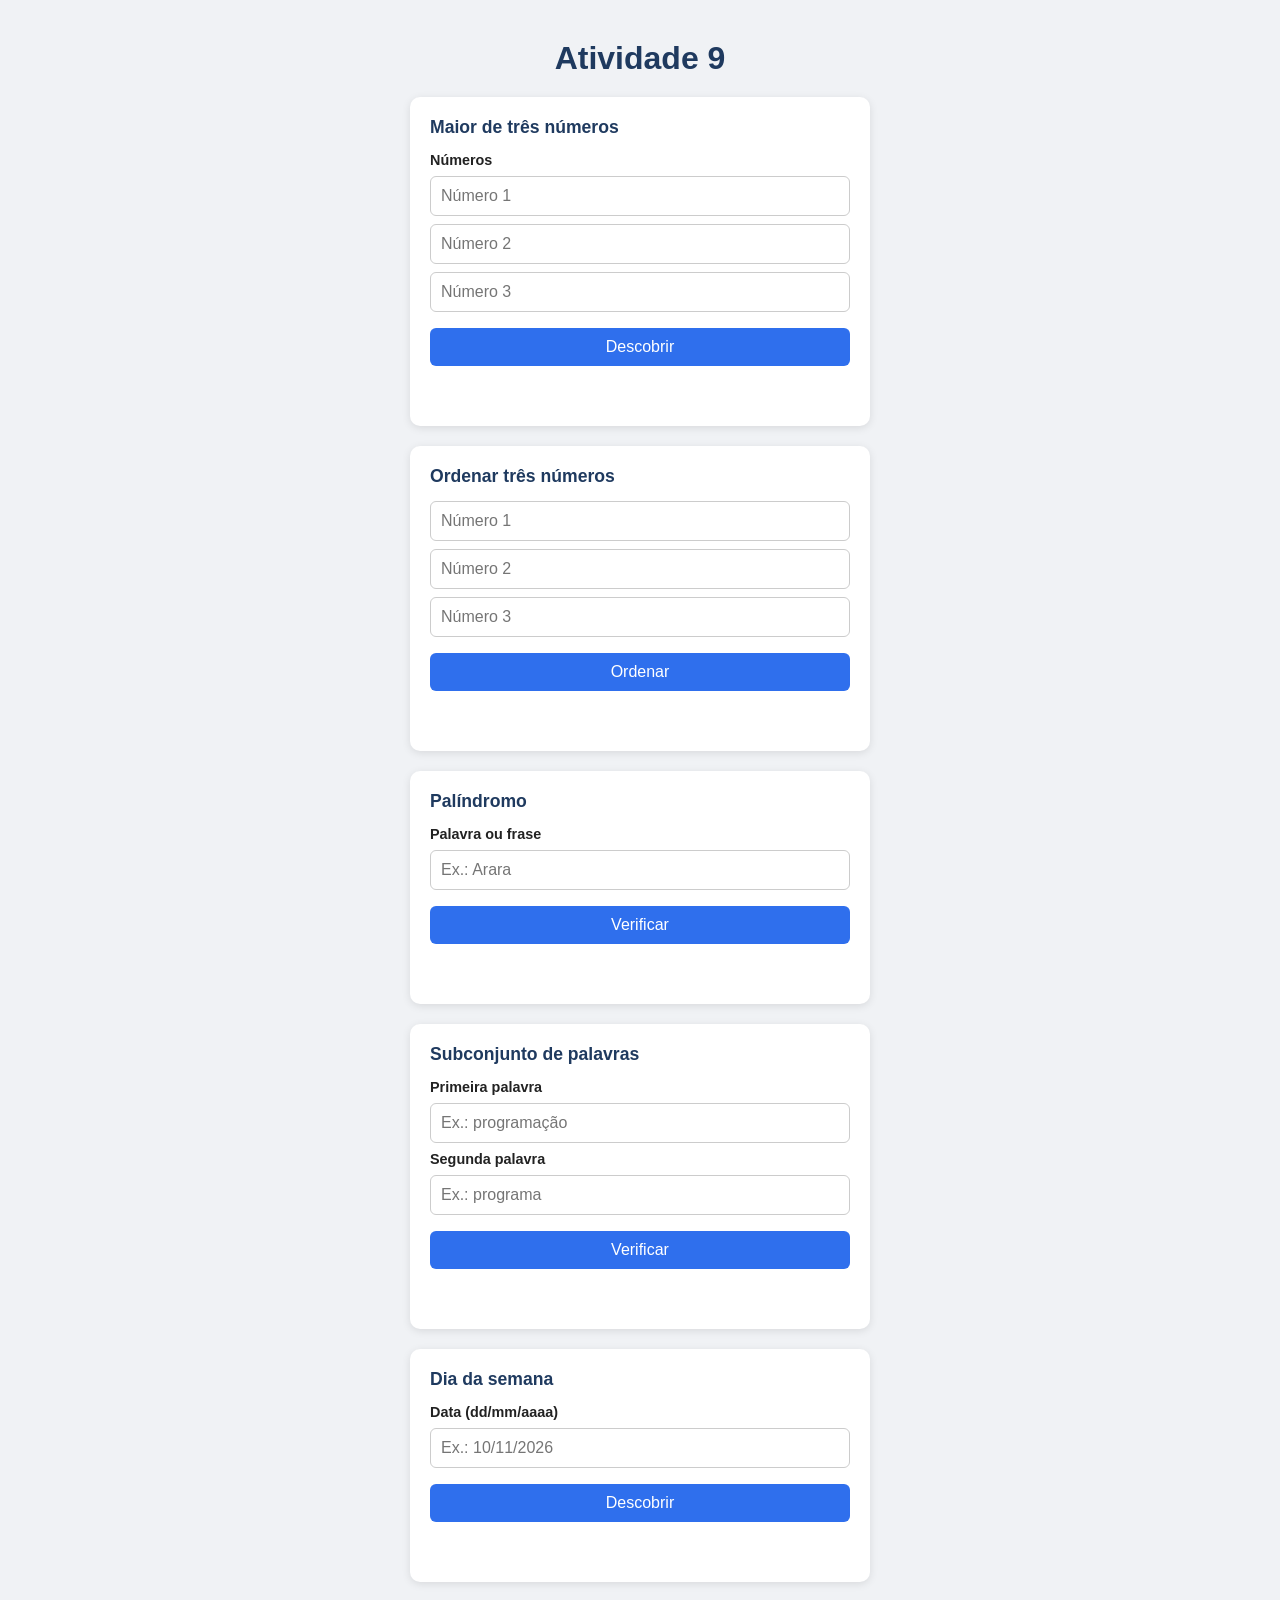
<file: Atividade9/Atividade9.html>
<!DOCTYPE html>
<html lang="pt-BR">
<head>
    <meta charset="UTF-8">
    <meta name="viewport" content="width=device-width, initial-scale=1.0">
    <title>Atividade 9</title>
    <link rel="stylesheet" href="style.css">
</head>
<body>
    <main>
        <h1>Atividade 9</h1>

        <section class="card">
            <h2>Maior de três números</h2>
            <label for="n1">Números</label>
            <input type="number" id="n1" placeholder="Número 1">
            <input type="number" id="n2" placeholder="Número 2">
            <input type="number" id="n3" placeholder="Número 3">
            <button id="btnMaior">Descobrir</button>
            <p class="resultado" id="resultadoMaior"></p>
        </section>

        <section class="card">
            <h2>Ordenar três números</h2>
            <input type="number" id="o1" placeholder="Número 1">
            <input type="number" id="o2" placeholder="Número 2">
            <input type="number" id="o3" placeholder="Número 3">
            <button id="btnOrdenar">Ordenar</button>
            <p class="resultado" id="resultadoOrdenar"></p>
        </section>

        <section class="card">
            <h2>Palíndromo</h2>
            <label for="palavraPal">Palavra ou frase</label>
            <input type="text" id="palavraPal" placeholder="Ex.: Arara">
            <button id="btnPal">Verificar</button>
            <p class="resultado" id="resultadoPal"></p>
        </section>

        <section class="card">
            <h2>Subconjunto de palavras</h2>
            <label for="palavra1">Primeira palavra</label>
            <input type="text" id="palavra1" placeholder="Ex.: programação">
            <label for="palavra2">Segunda palavra</label>
            <input type="text" id="palavra2" placeholder="Ex.: programa">
            <button id="btnSubconjunto">Verificar</button>
            <p class="resultado" id="resultadoSubconjunto"></p>
        </section>

        <section class="card">
            <h2>Dia da semana</h2>
            <label for="data">Data (dd/mm/aaaa)</label>
            <input type="text" id="data" placeholder="Ex.: 10/11/2026">
            <button id="btnDia">Descobrir</button>
            <p class="resultado" id="resultadoDia"></p>
        </section>
    </main>

    <script src="Atividade9.js"></script>
</body>
</html>
</file>
<file: Atividade7/style.css>
@import url("https://fonts.googleapis.com/css2?family=Rubik:wght@500;800&display=swap");


:root {
    --fundo: #14213d;
    --texto: #f4f1ff;
    --pedra: #8d99ae;
    --papel: #f8f9fa;
    --tesoura: #ef476f;
}

* {
    box-sizing: border-box;
}

html,
body {
    height: 100%;
    margin: 0;
}

body {
    display: grid;
    place-content: center;
    gap: 1.5rem;
    padding: 1.5rem;
    text-align: center;
    background: var(--fundo);
    color: var(--texto);
    font-family: "Rubik", "Trebuchet MS", system-ui, sans-serif;
}

body::before {
    content: "Pedra, Papel e Tesoura";
    padding-bottom: 0.5em;
    font-size: clamp(2rem, 8vw, 4.5rem);
    font-weight: 800;
    line-height: 1.1;
    background: linear-gradient(
            90deg,
            var(--pedra) 0 33.33%,
            var(--papel) 33.33% 66.66%,
            var(--tesoura) 66.66% 100%
        )
        bottom / 100% 0.12em no-repeat;
}

body::after {
    content: "✊ ✋ ✌️";
    font-size: clamp(2.5rem, 10vw, 5rem);
    letter-spacing: 0.15em;
}
</file>
<file: atividade 4/style.css>
@import url('https://fonts.googleapis.com/css2?family=Shippori+Mincho:wght@700;800&family=Zen+Kaku+Gothic+New:wght@400;700&display=swap');

:root {
    --paper: #e9ece8;
    --ink: #13161a;
    --mut: #535a60;
    --seal: #c8281e;
    --inv: #101214;
    --invink: #e9ece8;
    --iseal: #f0483b
}

@media(prefers-color-scheme:dark) {
    :root {
        --paper: #0f1113;
        --ink: #e6e9e4;
        --mut: #9aa1a6;
        --seal: #ea4b3f;
        --inv: #e6e9e4;
        --invink: #13161a;
        --iseal: #b3231a;
        --isnote2: #A8D8EA
    }
}

*,
*::before,
*::after {
    box-sizing: border-box
}

body {
    margin: 0;
    background: var(--paper);
    color: var(--ink);
    font: 17px/1.75 'Zen Kaku Gothic New', system-ui, sans-serif
}

.wrap {
    display: grid;
    grid-template-columns: 132px minmax(0, 1fr);
    max-width: 1100px;
    margin: 0 auto;
    padding: 0 20px
}

.rail {
    position: sticky;
    top: 0;
    align-self: start;
    padding: 28px 0;
    display: flex;
    flex-direction: column;
    align-items: center;
    gap: 20px
}

.seal {
    width: 60px;
    height: 60px;
    border-radius: 50%;
    background: var(--seal);
    color: #fff;
    text-decoration: none;
    display: grid;
    place-items: center;
    font: 800 32px 'Shippori Mincho', serif
}

.jp {
    margin: 0;
    writing-mode: vertical-rl;
    font: 800 54px/1.1 'Shippori Mincho', serif;
    letter-spacing: .12em
}

.brand {
    display: block;
    margin: 0;
    color: inherit;
    text-decoration: none;
    font: 800 clamp(34px, 6vw, 64px)/1 'Shippori Mincho', serif
}

.head {
    padding: 32px 0 20px
}

.head p {
    margin: 8px 0 0;
    color: var(--mut)
}

nav {
    position: sticky;
    top: 0;
    z-index: 2;
    padding: 12px 0;
    background: var(--paper);
    border-top: 4px solid var(--ink);
    border-bottom: 1px solid var(--ink);
    font-weight: 700;
    font-size: 15px
}

nav a {
    color: var(--ink)
}

h1,
h2 {
    margin: 0 0 14px;
    font: 800 clamp(26px, 4.6vw, 40px)/1.2 'Shippori Mincho', serif
}


.manchetes {
    display: flex;
    flex-wrap: wrap;
    gap: 20px;
    padding: 36px 0
}

.card {
    flex: 1 1 260px;
    display: flex;
    flex-direction: column;
    gap: 10px;
    padding: 22px;
    color: var(--ink);
    text-decoration: none;
    border: 1px solid var(--ink)
}

.card h2 {
    margin: 0;
    font-size: clamp(22px, 3vw, 28px)
}

.card p {
    margin: 0;
    color: var(--mut)
}

.card:hover h2 {
    text-decoration: underline
}

.destaque {
    position: relative;
    flex-basis: 100%;
    padding: 48px clamp(18px, 4vw, 44px);
    background: var(--inv);
    border-color: var(--inv);
    color: var(--invink)
}

.destaque h2 {
    font-size: clamp(30px, 5vw, 48px)
}

.destaque p {
    color: var(--invink);
    font: 700 clamp(18px, 2.6vw, 22px)/1.55 'Shippori Mincho', serif
}

.destaque h2,
.extra h1 {
    padding-right: 88px
}


article {
    position: relative;
    padding: 48px 0;
    border-bottom: 1px solid var(--ink)
}

.n {
    font: 800 68px/.9 'Shippori Mincho', serif;
    color: transparent;
    -webkit-text-stroke: 1.5px var(--ink)
}

.lede {
    margin: 0 0 20px;
    font: 700 clamp(18px, 2.6vw, 22px)/1.55 'Shippori Mincho', serif;
    color: var(--mut)
}

.txt p {
    max-width: 62ch;
    margin: 0 0 1em
}

.extra {
    background: var(--inv);
    color: var(--invink);
    padding: 56px clamp(18px, 4vw, 44px);
    margin-top: 24px;
    border: 0
}

.extra .n {
    -webkit-text-stroke-color: var(--invink)
}

.extra .lede {
    color: var(--invink)
}

.stamp {
    position: absolute;
    top: 22px;
    right: 22px;
    width: 78px;
    height: 78px;
    border: 3px solid var(--iseal);
    border-radius: 50%;
    color: var(--iseal);
    display: grid;
    place-items: center;
    font: 800 28px 'Shippori Mincho', serif;
    transform: rotate(-12deg)
}

.note {
    max-width: 62ch;
    margin-top: 26px;
    padding-left: 16px;
    border-left: 4px solid var(--iseal);
    font-size: 15px
}

.note2 {
    max-width: 62ch;
    margin-top: 26px;
    padding-left: 16px;
    border-left: 4px solid var(--isnote2);
    font-size: 15px
}

footer {
    padding: 28px 0 36px;
    color: var(--mut);
    font-size: 13px
}

@media(max-width:720px) {
    .wrap {
        grid-template-columns: 1fr;
        padding: 0 16px
    }

    .rail {
        position: static;
        flex-direction: row;
        padding: 20px 0 0
    }

    .jp {
        writing-mode: horizontal-tb;
        font-size: 32px;
        letter-spacing: .06em
    }

    article {
        grid-template-columns: 1fr
    }

    .n {
        font-size: 44px;
        margin-bottom: 6px
    }

    .stamp {
        position: static;
        transform: rotate(-8deg);
        margin-bottom: 14px;
        width: 64px;
        height: 64px;
        font-size: 22px
    }

    .destaque h2,
    .extra h1 {
        padding-right: 0
    }
}
</file>
<file: Atividade3/style primeira página.css>
@import url('https://fonts.googleapis.com/css2?family=IBM+Plex+Mono:wght@400;500;600&family=IBM+Plex+Sans:wght@400;500;600&display=swap');

:root {
  --paper: #f6f6f2;
  --surface: #ffffff;
  --ink: #1b2130;
  --ink-muted: #5b6472;
  --line: #e1e1da;
  --accent: #2f5aa8;
  --accent-soft: #e8eef8;

  --rest: #2f6fab;
  --soap: #7c6a4e;
  --graphql: #b6437a;
  --grpc: #2f8f6b;
  --webhook: #c07a2b;

  --font-mono: 'IBM Plex Mono', 'SFMono-Regular', Consolas, monospace;
  --font-sans: 'IBM Plex Sans', -apple-system, BlinkMacSystemFont, 'Segoe UI', sans-serif;

  --radius: 3px;
}

* {
  box-sizing: border-box;
}

body {
  margin: 0;
  background: var(--paper);
  color: var(--ink);
  font-family: var(--font-sans);
  font-size: 16px;
  line-height: 1.65;
}


.site-header {
  padding: 3rem 1.5rem 2.5rem;
  max-width: 1180px;
  margin: 0 auto;
}

.site-header h1 {
  font-family: var(--font-mono);
  font-weight: 600;
  font-size: 2.5rem;
  margin: 0 0 0.6rem;
}

.site-header .subtitle {
  color: var(--ink-muted);
  font-size: 1.05rem;
  margin: 0;
  max-width: 46ch;
}


.layout {
  max-width: 1180px;
  margin: 0 auto;
  padding: 0 1.5rem 4rem;
  display: grid;
  grid-template-columns: 250px 1fr;
  gap: 3rem;
}


.sidebar {
  background: var(--surface);
  border: 1px solid var(--line);
  border-radius: var(--radius);
  padding: 1.25rem;
}

.sidebar h3 {
  font-family: var(--font-mono);
  font-size: 0.85rem;
  color: var(--ink-muted);
  margin: 0 0 0.75rem;
}

.sidebar ul {
  list-style: none;
  margin: 0;
  padding: 0;
}

.sidebar ul ul {
  padding-left: 1rem;
  border-left: 1px solid var(--line);
}

.sidebar a {
  display: block;
  padding: 0.3rem 0.5rem;
  border-radius: var(--radius);
  color: var(--ink);
  text-decoration: none;
  font-size: 0.92rem;
}

.sidebar ul ul a {
  color: var(--ink-muted);
  font-size: 0.87rem;
}

.sidebar a:hover,
.sidebar a:focus {
  background: var(--accent-soft);
  color: var(--accent);
}


.content section {
  padding: 2rem 0;
  border-bottom: 1px solid var(--line);
}

.content section:last-child {
  border-bottom: none;
}

.content h2 {
  font-family: var(--font-mono);
  font-weight: 600;
  font-size: 1.5rem;
  margin: 0 0 1.25rem;
}

.content h3 {
  font-family: var(--font-mono);
  font-weight: 500;
  font-size: 1.05rem;
  margin: 1.75rem 0 0.6rem;
}

.content p {
  max-width: 68ch;
}

.content p + p {
  margin-top: 1rem;
}

a {
  color: var(--accent);
}



.type-block {
  border-left: 3px solid var(--ink-muted);
  padding-left: 1.25rem;
  margin: 1.75rem 0;
}

.type-rest { border-left-color: var(--rest); }
.type-soap { border-left-color: var(--soap); }
.type-graphql { border-left-color: var(--graphql); }
.type-grpc { border-left-color: var(--grpc); }
.type-webhook { border-left-color: var(--webhook); }


#referencias ul {
  list-style: none;
  margin: 0;
  padding: 0;
}

#referencias li {
  padding-left: 1.5em;
  margin: 0.6rem 0;
  color: var(--ink-muted);
  font-size: 0.95rem;
}


@media (max-width: 860px) {
  .layout {
    grid-template-columns: 1fr;
    gap: 2rem;
  }
}
</file>
<file: Atividade9/style.css>
* {
    box-sizing: border-box;
    margin: 0;
    padding: 0;
}

body {
    font-family: Arial, Helvetica, sans-serif;
    background: #f0f2f5;
    color: #222;
    min-height: 100vh;
    display: flex;
    justify-content: center;
    padding: 40px 16px;
}

main {
    width: 100%;
    max-width: 460px;
    display: flex;
    flex-direction: column;
    gap: 20px;
}

h1 {
    text-align: center;
    color: #1f3a5f;
}

.card {
    background: #fff;
    border-radius: 10px;
    padding: 20px;
    box-shadow: 0 2px 8px rgba(0, 0, 0, 0.1);
    display: flex;
    flex-direction: column;
    gap: 8px;
}

h2 {
    font-size: 1.1rem;
    margin-bottom: 6px;
    color: #1f3a5f;
}

label {
    font-size: 0.9rem;
    font-weight: bold;
}

input {
    padding: 10px;
    border: 1px solid #ccc;
    border-radius: 6px;
    font-size: 1rem;
}

input:focus {
    outline: none;
    border-color: #2f6fed;
}

button {
    margin-top: 8px;
    padding: 10px;
    border: none;
    border-radius: 6px;
    background: #2f6fed;
    color: #fff;
    font-size: 1rem;
    cursor: pointer;
    transition: background 0.2s;
}

button:hover {
    background: #1d55c4;
}

.resultado {
    margin-top: 8px;
    min-height: 24px;
    font-weight: bold;
    text-align: center;
}
</file>
